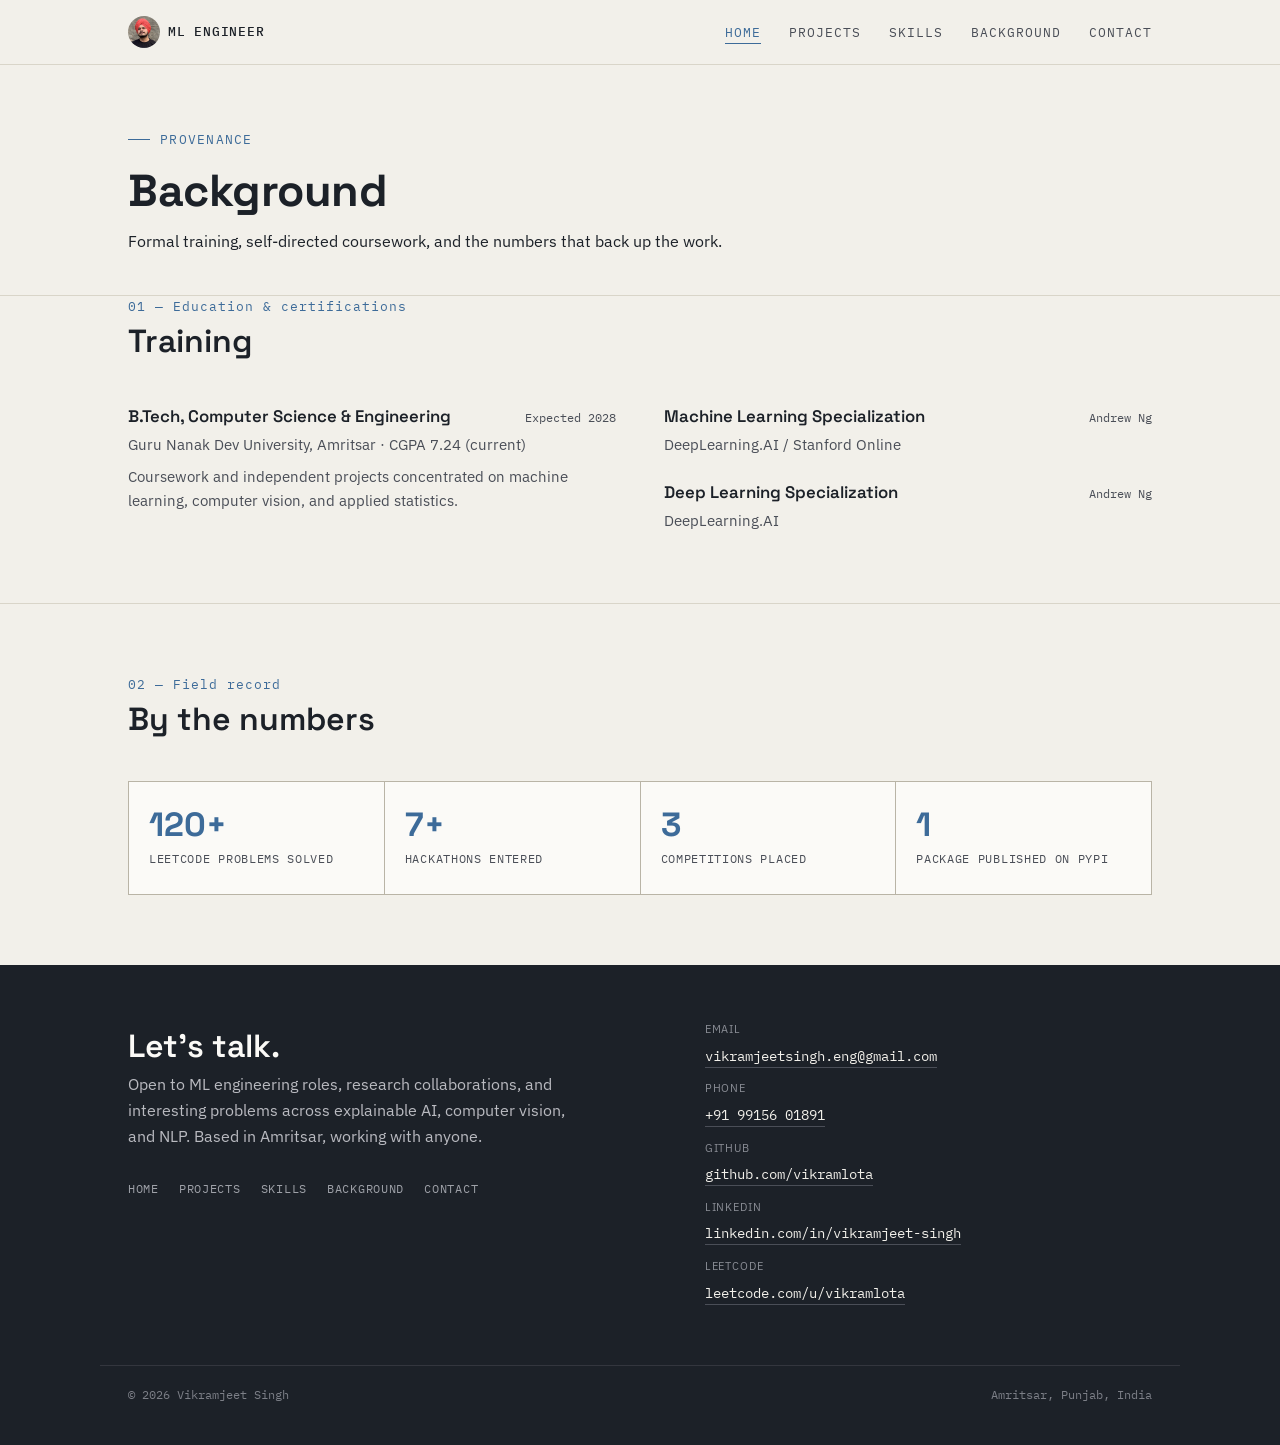
<file: background.html>
<!DOCTYPE html>
<html lang="en">
<head>
<meta charset="UTF-8">
<meta name="viewport" content="width=device-width, initial-scale=1.0">
<title>Background — Vikramjeet Singh, Machine Learning Engineer</title>
<meta name="description" content="Education, certifications, and track record of Vikramjeet Singh, machine learning engineer.">
<link rel="preconnect" href="https://fonts.googleapis.com">
<link rel="preconnect" href="https://fonts.gstatic.com" crossorigin>
<link href="https://fonts.googleapis.com/css2?family=Space+Grotesk:wght@400;500;600;700&family=IBM+Plex+Sans:wght@400;500;600&family=IBM+Plex+Mono:wght@400;500&display=swap" rel="stylesheet">
<link rel="stylesheet" href="style.css">
</head>
<body>

<header class="site">
  <nav class="nav">
    <a class="nav-mark" href="index.html"><img src="IMG_1596.jpg" alt="Vikramjeet Singh" class="nav-image">ML ENGINEER</a>
    <button class="nav-toggle" id="navToggle" aria-label="Toggle navigation" aria-expanded="false">
      <svg viewBox="0 0 24 24" fill="none" stroke="currentColor" stroke-width="2"><path d="M3 6h18M3 12h18M3 18h18" stroke-linecap="round"/></svg>
    </button>
    <ul class="nav-links" id="navLinks">
      <li><a href="index.html" aria-current="page">Home</a></li>
      <li><a href="projects.html">Projects</a></li>
      <li><a href="skills.html">Skills</a></li>
      <li><a href="background.html">Background</a></li>
      <li><a href="contact.html">Contact</a></li>
    </ul>
  </nav>
</header>

<main id="top">

  <section class="page-head" style="border-top:none;">
    <div class="wrap">
      <div class="eyebrow">Provenance</div>
      <h1 class="headline">Background</h1>
      <p class="lede">Formal training, self-directed coursework, and the numbers that back up the work.</p>
    </div>
  </section>

  <!-- ================= BACKGROUND: EDUCATION + CERTS ================= -->
  <section id="background" style="padding-top:0;">
    <div class="wrap">
      <div class="section-head">
        <div>
          <div class="section-num">01 — Education &amp; certifications</div>
          <h2 class="section-title">Training</h2>
        </div>
      </div>

      <div class="two-col">
        <div>
          <div class="entry">
            <div class="entry-top">
              <span class="entry-title">B.Tech, Computer Science &amp; Engineering</span>
              <span class="entry-meta">Expected 2028</span>
            </div>
            <div class="entry-sub">Guru Nanak Dev University, Amritsar · CGPA 7.24 (current)</div>
            <div class="entry-desc">Coursework and independent projects concentrated on machine learning, computer vision, and applied statistics.</div>
          </div>
        </div>

        <div>
          <div class="entry">
            <div class="entry-top">
              <span class="entry-title">Machine Learning Specialization</span>
              <span class="entry-meta">Andrew Ng</span>
            </div>
            <div class="entry-sub">DeepLearning.AI / Stanford Online</div>
          </div>
          <div class="entry">
            <div class="entry-top">
              <span class="entry-title">Deep Learning Specialization</span>
              <span class="entry-meta">Andrew Ng</span>
            </div>
            <div class="entry-sub">DeepLearning.AI</div>
          </div>
        </div>
      </div>
    </div>
  </section>

  <!-- ================= STATS ================= -->
  <section>
    <div class="wrap">
      <div class="section-head">
        <div>
          <div class="section-num">02 — Field record</div>
          <h2 class="section-title">By the numbers</h2>
        </div>
      </div>
      <div class="stats">
        <div class="stat"><div class="stat-num">120+</div><div class="stat-label">LeetCode problems solved</div></div>
        <div class="stat"><div class="stat-num">7+</div><div class="stat-label">Hackathons entered</div></div>
        <div class="stat"><div class="stat-num">3</div><div class="stat-label">Competitions placed</div></div>
        <div class="stat"><div class="stat-num">1</div><div class="stat-label">Package published on PyPI</div></div>
      </div>
    </div>
  </section>

</main>

<!-- ================= FOOTER / CONTACT ================= -->
<footer class="site">
  <div class="wrap">
    <div>
      <h2 class="section-title">Let's talk.</h2>
      <p class="lede">Open to ML engineering roles, research collaborations, and interesting problems across explainable AI, computer vision, and NLP. Based in Amritsar, working with anyone.</p>
      <ul class="foot-nav">
        <li><a href="index.html">Home</a></li>
        <li><a href="projects.html">Projects</a></li>
        <li><a href="skills.html">Skills</a></li>
        <li><a href="background.html">Background</a></li>
        <li><a href="contact.html">Contact</a></li>
      </ul>
    </div>
    <ul class="contact-list">
      <li>
        <span class="contact-label">Email</span>
        <a href="mailto:vikramjeetsingh.eng@gmail.com">vikramjeetsingh.eng@gmail.com</a>
      </li>
      <li>
        <span class="contact-label">Phone</span>
        <a href="tel:+919915601891">+91 99156 01891</a>
      </li>
      <li>
        <span class="contact-label">GitHub</span>
        <a href="https://github.com/vikramlota" target="_blank" rel="noopener">github.com/vikramlota</a>
      </li>
      <li>
        <span class="contact-label">LinkedIn</span>
        <a href="https://linkedin.com/in/vikramjeet-singh-8a36071a4" target="_blank" rel="noopener">linkedin.com/in/vikramjeet-singh</a>
      </li>
      <li>
        <span class="contact-label">LeetCode</span>
        <a href="https://leetcode.com/u/vikramlota/" target="_blank" rel="noopener">leetcode.com/u/vikramlota</a>
      </li>
    </ul>
  </div>
  <div class="foot-bottom">
    <span>© 2026 Vikramjeet Singh</span>
    <span>Amritsar, Punjab, India</span>
  </div>
</footer>

<script src="script.js"></script>
</body>
</html>
</file>
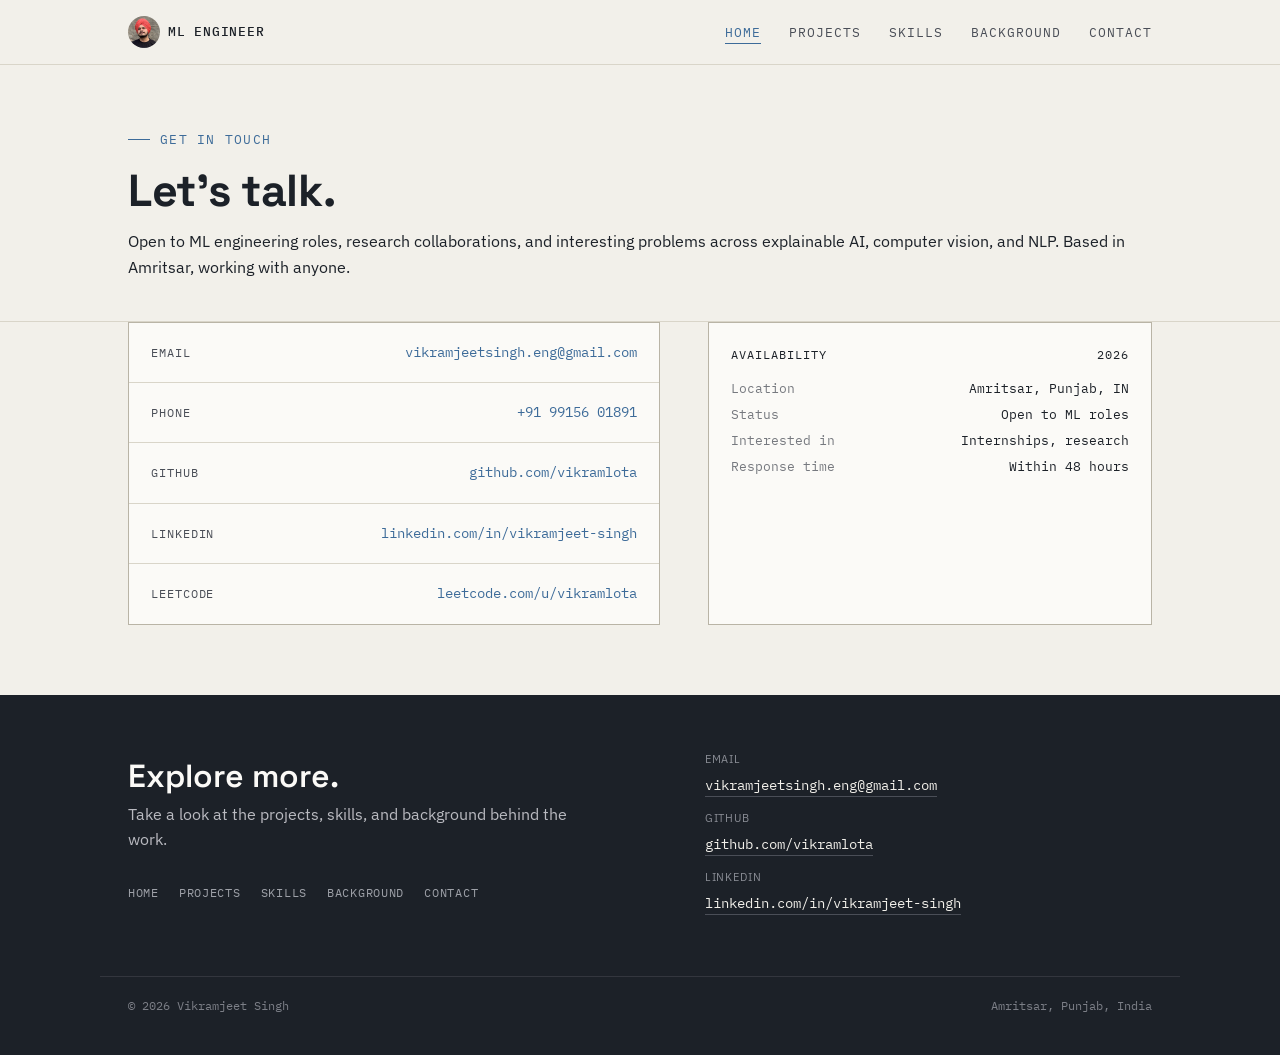
<file: contact.html>
<!DOCTYPE html>
<html lang="en">
<head>
<meta charset="UTF-8">
<meta name="viewport" content="width=device-width, initial-scale=1.0">
<title>Contact — Vikramjeet Singh, Machine Learning Engineer</title>
<meta name="description" content="Get in touch with Vikramjeet Singh, machine learning engineer, for internships, research collaborations, or applied AI projects.">
<link rel="preconnect" href="https://fonts.googleapis.com">
<link rel="preconnect" href="https://fonts.gstatic.com" crossorigin>
<link href="https://fonts.googleapis.com/css2?family=Space+Grotesk:wght@400;500;600;700&family=IBM+Plex+Sans:wght@400;500;600&family=IBM+Plex+Mono:wght@400;500&display=swap" rel="stylesheet">
<link rel="stylesheet" href="style.css">
</head>
<body>

<header class="site">
  <nav class="nav">
    <a class="nav-mark" href="index.html"><img src="IMG_1596.jpg" alt="Vikramjeet Singh" class="nav-image">ML ENGINEER</a>
    <button class="nav-toggle" id="navToggle" aria-label="Toggle navigation" aria-expanded="false">
      <svg viewBox="0 0 24 24" fill="none" stroke="currentColor" stroke-width="2"><path d="M3 6h18M3 12h18M3 18h18" stroke-linecap="round"/></svg>
    </button>
    <ul class="nav-links" id="navLinks">
      <li><a href="index.html" aria-current="page">Home</a></li>
      <li><a href="projects.html">Projects</a></li>
      <li><a href="skills.html">Skills</a></li>
      <li><a href="background.html">Background</a></li>
      <li><a href="contact.html">Contact</a></li>
    </ul>
  </nav>
</header>

<main id="top">

  <section class="page-head" style="border-top:none;">
    <div class="wrap">
      <div class="eyebrow">Get in touch</div>
      <h1 class="headline">Let's talk.</h1>
      <p class="lede">Open to ML engineering roles, research collaborations, and interesting problems across explainable AI, computer vision, and NLP. Based in Amritsar, working with anyone.</p>
    </div>
  </section>

  <section id="contact-detail" style="padding-top:0;">
    <div class="wrap">
      <div class="contact-grid">
        <ul class="contact-card-list">
          <li>
            <span class="contact-card-label">Email</span>
            <a href="mailto:vikramjeetsingh.eng@gmail.com">vikramjeetsingh.eng@gmail.com</a>
          </li>
          <li>
            <span class="contact-card-label">Phone</span>
            <a href="tel:+919915601891">+91 99156 01891</a>
          </li>
          <li>
            <span class="contact-card-label">GitHub</span>
            <a href="https://github.com/vikramlota" target="_blank" rel="noopener">github.com/vikramlota</a>
          </li>
          <li>
            <span class="contact-card-label">LinkedIn</span>
            <a href="https://linkedin.com/in/vikramjeet-singh-8a36071a4" target="_blank" rel="noopener">linkedin.com/in/vikramjeet-singh</a>
          </li>
          <li>
            <span class="contact-card-label">LeetCode</span>
            <a href="https://leetcode.com/u/vikramlota/" target="_blank" rel="noopener">leetcode.com/u/vikramlota</a>
          </li>
        </ul>

        <div class="field-card">
          <div class="fc-title">
            <span>Availability</span>
            <span>2026</span>
          </div>
          <dl>
            <dt>Location</dt><dd>Amritsar, Punjab, IN</dd>
            <dt>Status</dt><dd>Open to ML roles</dd>
            <dt>Interested in</dt><dd>Internships, research</dd>
            <dt>Response time</dt><dd>Within 48 hours</dd>
          </dl>
        </div>
      </div>
    </div>
  </section>

</main>

<!-- ================= FOOTER ================= -->
<footer class="site">
  <div class="wrap">
    <div>
      <h2 class="section-title">Explore more.</h2>
      <p class="lede">Take a look at the projects, skills, and background behind the work.</p>
      <ul class="foot-nav">
        <li><a href="index.html">Home</a></li>
        <li><a href="projects.html">Projects</a></li>
        <li><a href="skills.html">Skills</a></li>
        <li><a href="background.html">Background</a></li>
        <li><a href="contact.html">Contact</a></li>
      </ul>
    </div>
    <ul class="contact-list">
      <li>
        <span class="contact-label">Email</span>
        <a href="mailto:vikramjeetsingh.eng@gmail.com">vikramjeetsingh.eng@gmail.com</a>
      </li>
      <li>
        <span class="contact-label">GitHub</span>
        <a href="https://github.com/vikramlota" target="_blank" rel="noopener">github.com/vikramlota</a>
      </li>
      <li>
        <span class="contact-label">LinkedIn</span>
        <a href="https://linkedin.com/in/vikramjeet-singh-8a36071a4" target="_blank" rel="noopener">linkedin.com/in/vikramjeet-singh</a>
      </li>
    </ul>
  </div>
  <div class="foot-bottom">
    <span>© 2026 Vikramjeet Singh</span>
    <span>Amritsar, Punjab, India</span>
  </div>
</footer>

<script src="script.js"></script>
</body>
</html>
</file>
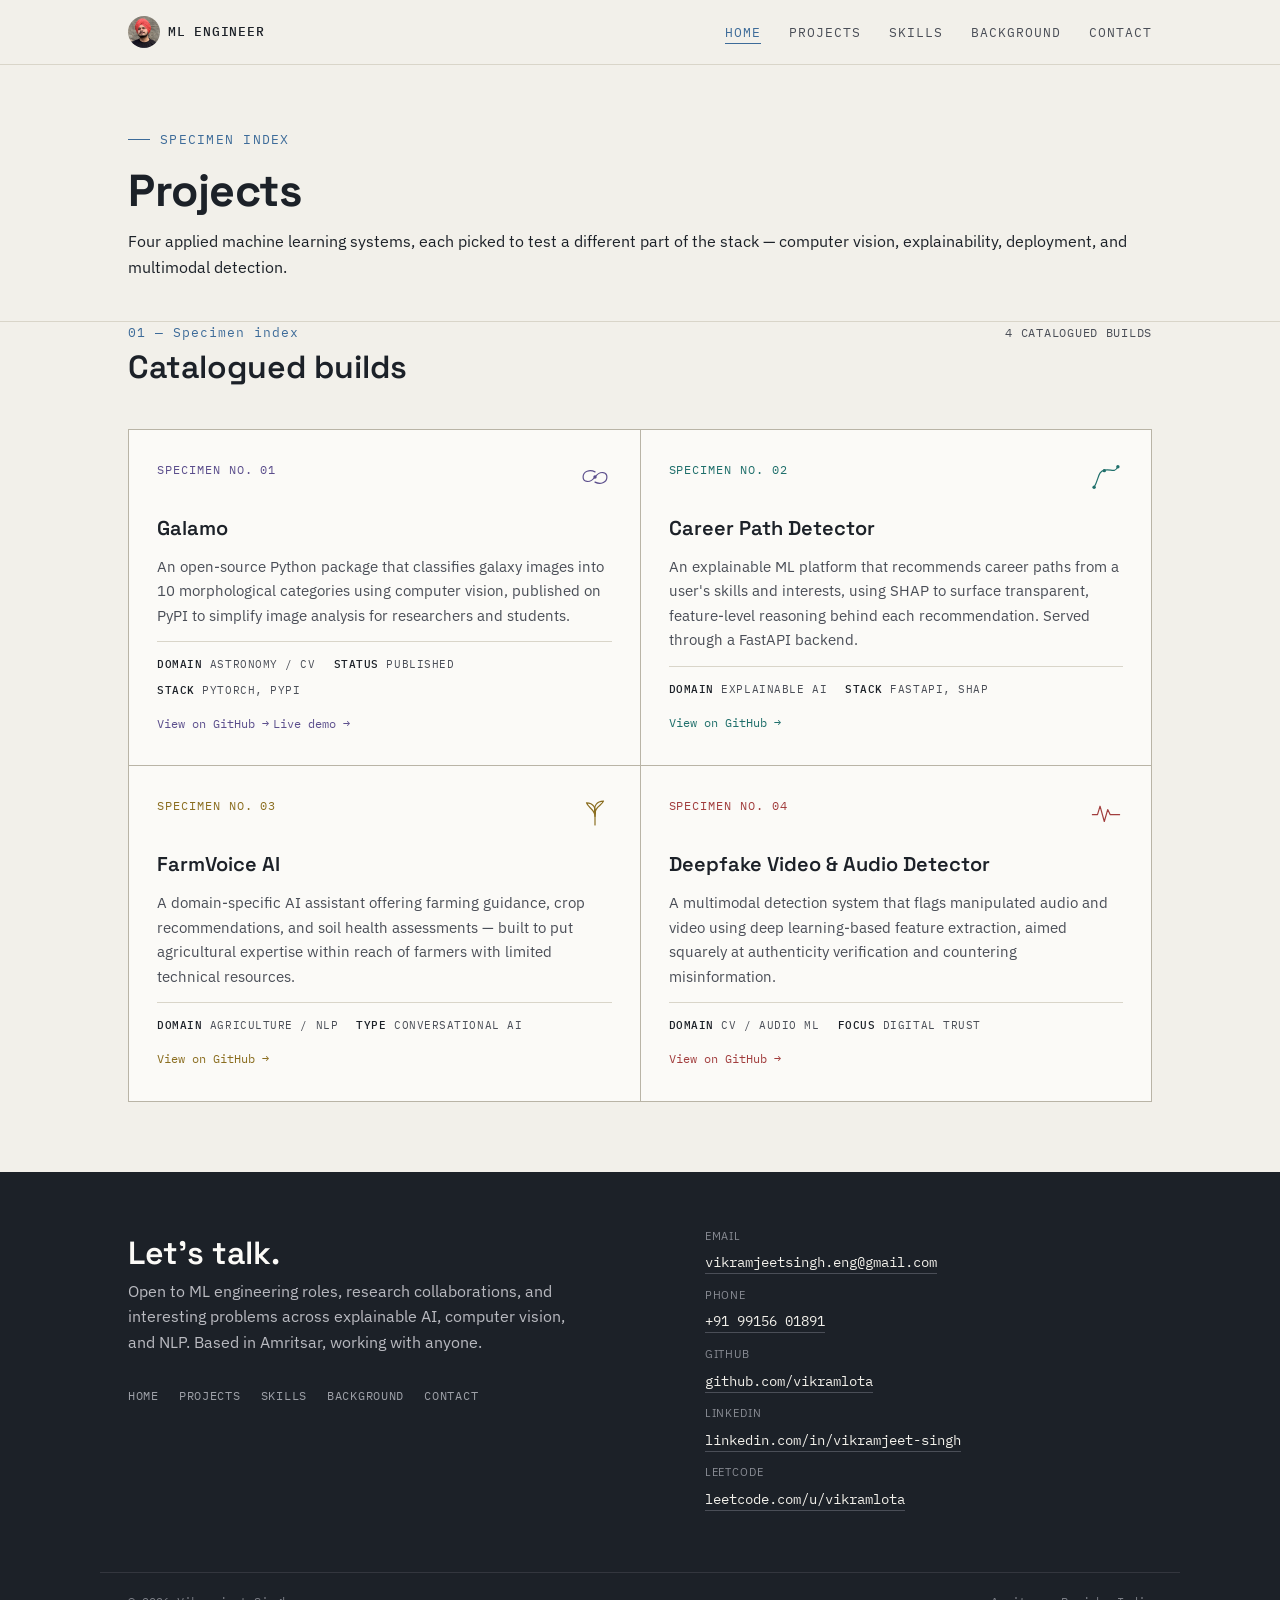
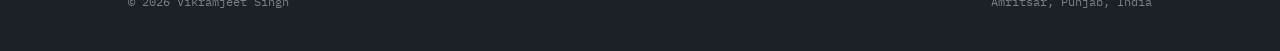
<file: projects.html>
<!DOCTYPE html>
<html lang="en">
<head>
<meta charset="UTF-8">
<meta name="viewport" content="width=device-width, initial-scale=1.0">
<title>Projects — Vikramjeet Singh, Machine Learning Engineer</title>
<meta name="description" content="Applied machine learning projects by Vikramjeet Singh spanning computer vision, explainable AI, and NLP.">
<link rel="preconnect" href="https://fonts.googleapis.com">
<link rel="preconnect" href="https://fonts.gstatic.com" crossorigin>
<link href="https://fonts.googleapis.com/css2?family=Space+Grotesk:wght@400;500;600;700&family=IBM+Plex+Sans:wght@400;500;600&family=IBM+Plex+Mono:wght@400;500&display=swap" rel="stylesheet">
<link rel="stylesheet" href="style.css">
</head>
<body>

<header class="site">
  <nav class="nav">
    <a class="nav-mark" href="index.html"><img src="IMG_1596.jpg" alt="Vikramjeet Singh" class="nav-image">ML ENGINEER</a>
    <button class="nav-toggle" id="navToggle" aria-label="Toggle navigation" aria-expanded="false">
      <svg viewBox="0 0 24 24" fill="none" stroke="currentColor" stroke-width="2"><path d="M3 6h18M3 12h18M3 18h18" stroke-linecap="round"/></svg>
    </button>
    <ul class="nav-links" id="navLinks">
      <li><a href="index.html" aria-current="page">Home</a></li>
      <li><a href="projects.html">Projects</a></li>
      <li><a href="skills.html">Skills</a></li>
      <li><a href="background.html">Background</a></li>
      <li><a href="contact.html">Contact</a></li>
    </ul>
  </nav>
</header>

<main id="top">

  <section class="page-head" style="border-top:none;">
    <div class="wrap">
      <div class="eyebrow">Specimen index</div>
      <h1 class="headline">Projects</h1>
      <p class="lede">Four applied machine learning systems, each picked to test a different part of the stack — computer vision, explainability, deployment, and multimodal detection.</p>
    </div>
  </section>

  <!-- ================= WORK / SPECIMENS ================= -->
  <section id="work" style="padding-top:0;">
    <div class="wrap">
      <div class="section-head">
        <div>
          <div class="section-num">01 — Specimen index</div>
          <h2 class="section-title">Catalogued builds</h2>
        </div>
        <div class="section-note">4 catalogued builds</div>
      </div>
    </div>

    <div class="wrap" style="padding:0 28px;">
      <div class="specimens">

        <!-- Galamo -->
        <article class="specimen s-astro">
          <div class="specimen-top">
            <span class="specimen-id">SPECIMEN NO. 01</span>
            <svg class="specimen-icon" viewBox="0 0 40 40" fill="none" stroke="currentColor" stroke-width="1.4">
              <circle cx="20" cy="20" r="2" fill="currentColor" stroke="none"/>
              <path d="M20 20 C 26 12, 34 14, 34 20 C 34 27, 26 29, 20 26" stroke-linecap="round"/>
              <path d="M20 20 C 14 28, 6 26, 6 20 C 6 13, 14 11, 20 14" stroke-linecap="round"/>
            </svg>
          </div>
          <h3 class="specimen-title">Galamo</h3>
          <p>An open-source Python package that classifies galaxy images into 10 morphological categories using computer vision, published on PyPI to simplify image analysis for researchers and students.</p>
          <div class="specimen-meta">
            <span><b>Domain</b> Astronomy / CV</span>
            <span><b>Status</b> Published</span>
            <span><b>Stack</b> PyTorch, PyPI</span>
          </div>
          <div class="specimen-actions">
            <a class="specimen-link" href="https://github.com/galamo-org" target="_blank" rel="noopener">View on GitHub →</a>
            <a class="specimen-link" href="https://www.galamo.org/" target="_blank" rel="noopener">Live demo →</a>
          </div>
        </article>

        <!-- Career Path Detector -->
        <article class="specimen s-career">
          <div class="specimen-top">
            <span class="specimen-id">SPECIMEN NO. 02</span>
            <svg class="specimen-icon" viewBox="0 0 40 40" fill="none" stroke="currentColor" stroke-width="1.4">
              <path d="M6 32 C 12 22, 10 14, 18 12 S 30 16, 34 8" stroke-linecap="round"/>
              <circle cx="6" cy="32" r="2" fill="currentColor" stroke="none"/>
              <circle cx="18" cy="12.5" r="2" fill="currentColor" stroke="none"/>
              <circle cx="34" cy="8" r="2" fill="currentColor" stroke="none"/>
            </svg>
          </div>
          <h3 class="specimen-title">Career Path Detector</h3>
          <p>An explainable ML platform that recommends career paths from a user's skills and interests, using SHAP to surface transparent, feature-level reasoning behind each recommendation. Served through a FastAPI backend.</p>
          <div class="specimen-meta">
            <span><b>Domain</b> Explainable AI</span>
            <span><b>Stack</b> FastAPI, SHAP</span>
          </div>
          <div class="specimen-actions">
            <a class="specimen-link" href="https://github.com/vikramlota/career-path-detector" target="_blank" rel="noopener">View on GitHub →</a>
            <!-- <a class="specimen-link" href="https://github.com/vikramlota/career-path-detector" target="_blank" rel="noopener">Live demo →</a>
           --></div>
        </article>

        <!-- FarmVoice -->
        <article class="specimen s-farm">
          <div class="specimen-top">
            <span class="specimen-id">SPECIMEN NO. 03</span>
            <svg class="specimen-icon" viewBox="0 0 40 40" fill="none" stroke="currentColor" stroke-width="1.4">
              <path d="M20 34 V16" stroke-linecap="round"/>
              <path d="M20 24 C 20 16, 12 14, 10 8 C 18 8, 22 14, 20 24" stroke-linecap="round" stroke-linejoin="round"/>
              <path d="M20 20 C 20 13, 28 11, 30 6 C 22 6, 18 12, 20 20" stroke-linecap="round" stroke-linejoin="round"/>
            </svg>
          </div>
          <h3 class="specimen-title">FarmVoice AI</h3>
          <p>A domain-specific AI assistant offering farming guidance, crop recommendations, and soil health assessments — built to put agricultural expertise within reach of farmers with limited technical resources.</p>
          <div class="specimen-meta">
            <span><b>Domain</b> Agriculture / NLP</span>
            <span><b>Type</b> Conversational AI</span>
          </div>
          <div class="specimen-actions">
            <a class="specimen-link" href="https://github.com/vikramlota/farmvoice-ai" target="_blank" rel="noopener">View on GitHub →</a>
            <!-- <a class="specimen-link" href="" target="_blank" rel="noopener">Live demo →</a> -->
          </div>
        </article>

        <!-- Deepfake Detector -->
        <article class="specimen s-deepfake">
          <div class="specimen-top">
            <span class="specimen-id">SPECIMEN NO. 04</span>
            <svg class="specimen-icon" viewBox="0 0 40 40" fill="none" stroke="currentColor" stroke-width="1.4">
              <path d="M4 22 L10 22 L13 12 L18 30 L22 16 L25 22 L36 22" stroke-linecap="round" stroke-linejoin="round"/>
            </svg>
          </div>
          <h3 class="specimen-title">Deepfake Video &amp; Audio Detector</h3>
          <p>A multimodal detection system that flags manipulated audio and video using deep learning-based feature extraction, aimed squarely at authenticity verification and countering misinformation.</p>
          <div class="specimen-meta">
            <span><b>Domain</b> CV / Audio ML</span>
            <span><b>Focus</b> Digital trust</span>
          </div>
          <div class="specimen-actions">
            <a class="specimen-link" href="https://github.com/Aprampreet/cgchacks/tree/main/models" aria-disabled="true">View on GitHub →</a>
           <!-- <a class="specimen-link" href="#" aria-disabled="true">Live demo →</a> -->
          </div>
        </article>

      </div>
    </div>
  </section>

</main>

<!-- ================= FOOTER / CONTACT ================= -->
<footer class="site">
  <div class="wrap">
    <div>
      <h2 class="section-title">Let's talk.</h2>
      <p class="lede">Open to ML engineering roles, research collaborations, and interesting problems across explainable AI, computer vision, and NLP. Based in Amritsar, working with anyone.</p>
      <ul class="foot-nav">
        <li><a href="index.html">Home</a></li>
        <li><a href="projects.html">Projects</a></li>
        <li><a href="skills.html">Skills</a></li>
        <li><a href="background.html">Background</a></li>
        <li><a href="contact.html">Contact</a></li>
      </ul>
    </div>
    <ul class="contact-list">
      <li>
        <span class="contact-label">Email</span>
        <a href="mailto:vikramjeetsingh.eng@gmail.com">vikramjeetsingh.eng@gmail.com</a>
      </li>
      <li>
        <span class="contact-label">Phone</span>
        <a href="tel:+919915601891">+91 99156 01891</a>
      </li>
      <li>
        <span class="contact-label">GitHub</span>
        <a href="https://github.com/vikramlota" target="_blank" rel="noopener">github.com/vikramlota</a>
      </li>
      <li>
        <span class="contact-label">LinkedIn</span>
        <a href="https://linkedin.com/in/vikramjeet-singh-8a36071a4" target="_blank" rel="noopener">linkedin.com/in/vikramjeet-singh</a>
      </li>
      <li>
        <span class="contact-label">LeetCode</span>
        <a href="https://leetcode.com/u/vikramlota/" target="_blank" rel="noopener">leetcode.com/u/vikramlota</a>
      </li>
    </ul>
  </div>
  <div class="foot-bottom">
    <span>© 2026 Vikramjeet Singh</span>
    <span>Amritsar, Punjab, India</span>
  </div>
</footer>

<script src="script.js"></script>
</body>
</html>
</file>
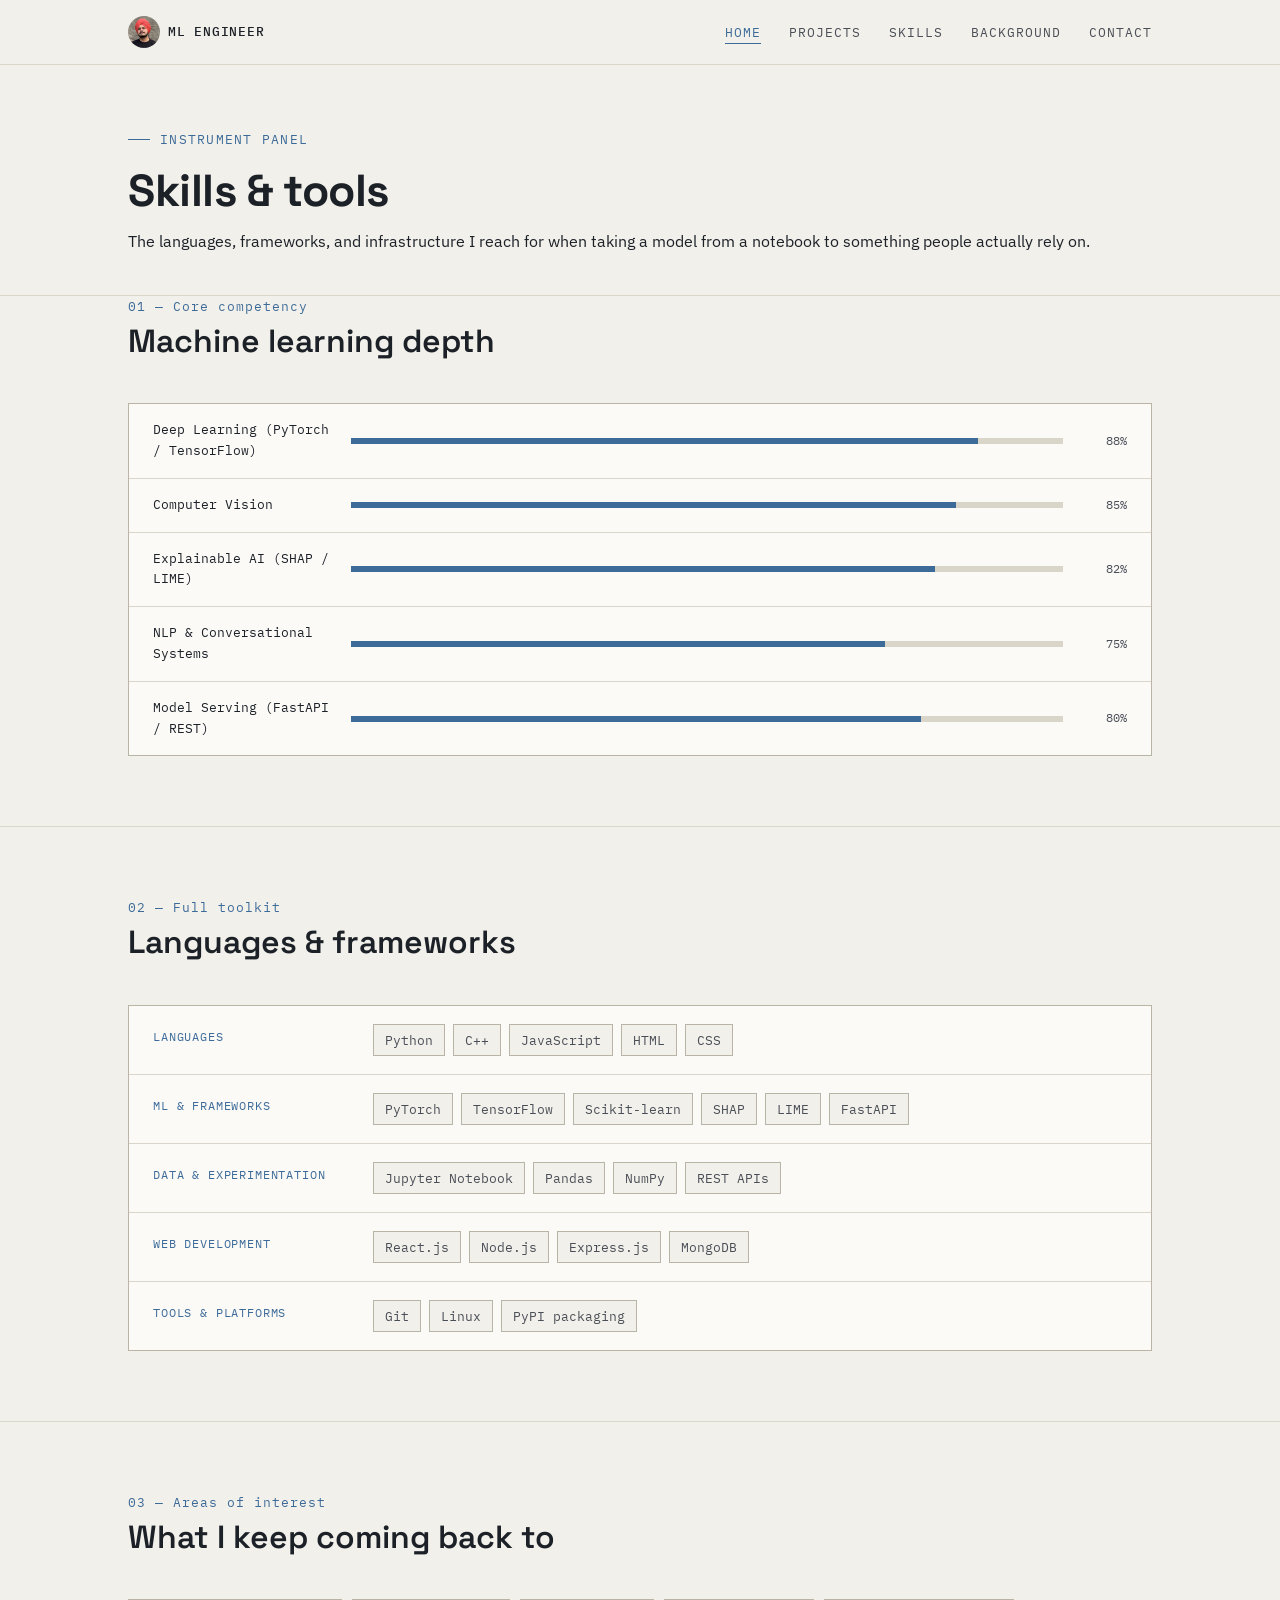
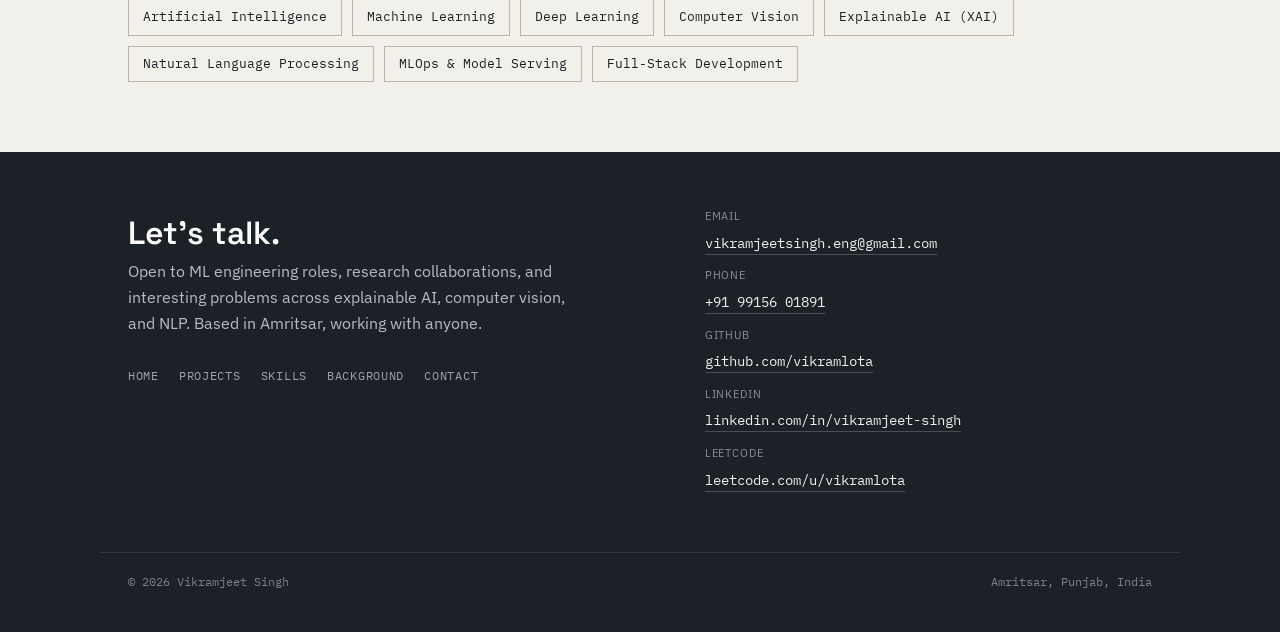
<file: skills.html>
<!DOCTYPE html>
<html lang="en">
<head>
<meta charset="UTF-8">
<meta name="viewport" content="width=device-width, initial-scale=1.0">
<title>Skills — Vikramjeet Singh, Machine Learning Engineer</title>
<meta name="description" content="Machine learning, deep learning, and full-stack tooling used by Vikramjeet Singh to ship applied AI systems.">
<link rel="preconnect" href="https://fonts.googleapis.com">
<link rel="preconnect" href="https://fonts.gstatic.com" crossorigin>
<link href="https://fonts.googleapis.com/css2?family=Space+Grotesk:wght@400;500;600;700&family=IBM+Plex+Sans:wght@400;500;600&family=IBM+Plex+Mono:wght@400;500&display=swap" rel="stylesheet">
<link rel="stylesheet" href="style.css">
</head>
<body>

<header class="site">
  <nav class="nav">
    <a class="nav-mark" href="index.html"><img src="IMG_1596.jpg" alt="Vikramjeet Singh" class="nav-image">ML ENGINEER</a>
    <button class="nav-toggle" id="navToggle" aria-label="Toggle navigation" aria-expanded="false">
      <svg viewBox="0 0 24 24" fill="none" stroke="currentColor" stroke-width="2"><path d="M3 6h18M3 12h18M3 18h18" stroke-linecap="round"/></svg>
    </button>
    <ul class="nav-links" id="navLinks">
      <li><a href="index.html" aria-current="page">Home</a></li>
      <li><a href="projects.html">Projects</a></li>
      <li><a href="skills.html">Skills</a></li>
      <li><a href="background.html">Background</a></li>
      <li><a href="contact.html">Contact</a></li>
    </ul>
  </nav>
</header>

<main id="top">

  <section class="page-head" style="border-top:none;">
    <div class="wrap">
      <div class="eyebrow">Instrument panel</div>
      <h1 class="headline">Skills &amp; tools</h1>
      <p class="lede">The languages, frameworks, and infrastructure I reach for when taking a model from a notebook to something people actually rely on.</p>
    </div>
  </section>

  <!-- ================= CORE ML PROFICIENCY ================= -->
  <section id="proficiency" style="padding-top:0;">
    <div class="wrap">
      <div class="section-head">
        <div>
          <div class="section-num">01 — Core competency</div>
          <h2 class="section-title">Machine learning depth</h2>
        </div>
      </div>
      <div class="proficiency">
        <div class="prof-row">
          <span class="prof-name">Deep Learning (PyTorch / TensorFlow)</span>
          <div class="prof-track"><div class="prof-fill" data-pct="88" style="width:88%"></div></div>
          <span class="prof-pct">88%</span>
        </div>
        <div class="prof-row">
          <span class="prof-name">Computer Vision</span>
          <div class="prof-track"><div class="prof-fill" data-pct="85" style="width:85%"></div></div>
          <span class="prof-pct">85%</span>
        </div>
        <div class="prof-row">
          <span class="prof-name">Explainable AI (SHAP / LIME)</span>
          <div class="prof-track"><div class="prof-fill" data-pct="82" style="width:82%"></div></div>
          <span class="prof-pct">82%</span>
        </div>
        <div class="prof-row">
          <span class="prof-name">NLP &amp; Conversational Systems</span>
          <div class="prof-track"><div class="prof-fill" data-pct="75" style="width:75%"></div></div>
          <span class="prof-pct">75%</span>
        </div>
        <div class="prof-row">
          <span class="prof-name">Model Serving (FastAPI / REST)</span>
          <div class="prof-track"><div class="prof-fill" data-pct="80" style="width:80%"></div></div>
          <span class="prof-pct">80%</span>
        </div>
      </div>
    </div>
  </section>

  <!-- ================= SKILLS ================= -->
  <section id="skills">
    <div class="wrap">
      <div class="section-head">
        <div>
          <div class="section-num">02 — Full toolkit</div>
          <h2 class="section-title">Languages &amp; frameworks</h2>
        </div>
      </div>

      <div class="panel">
        <div class="panel-row">
          <span class="panel-label">Languages</span>
          <div class="chips">
            <span class="chip">Python</span><span class="chip">C++</span><span class="chip">JavaScript</span><span class="chip">HTML</span><span class="chip">CSS</span>
          </div>
        </div>
        <div class="panel-row">
          <span class="panel-label">ML &amp; frameworks</span>
          <div class="chips">
            <span class="chip">PyTorch</span><span class="chip">TensorFlow</span><span class="chip">Scikit-learn</span><span class="chip">SHAP</span><span class="chip">LIME</span><span class="chip">FastAPI</span>
          </div>
        </div>
        <div class="panel-row">
          <span class="panel-label">Data &amp; experimentation</span>
          <div class="chips">
            <span class="chip">Jupyter Notebook</span><span class="chip">Pandas</span><span class="chip">NumPy</span><span class="chip">REST APIs</span>
          </div>
        </div>
        <div class="panel-row">
          <span class="panel-label">Web development</span>
          <div class="chips">
            <span class="chip">React.js</span><span class="chip">Node.js</span><span class="chip">Express.js</span><span class="chip">MongoDB</span>
          </div>
        </div>
        <div class="panel-row">
          <span class="panel-label">Tools &amp; platforms</span>
          <div class="chips">
            <span class="chip">Git</span><span class="chip">Linux</span><span class="chip">PyPI packaging</span>
          </div>
        </div>
      </div>
    </div>
  </section>

  <!-- ================= INTERESTS ================= -->
  <section id="interests">
    <div class="wrap">
      <div class="section-head">
        <div>
          <div class="section-num">03 — Areas of interest</div>
          <h2 class="section-title">What I keep coming back to</h2>
        </div>
      </div>
      <div class="tags-flow">
        <span class="tag-flow">Artificial Intelligence</span>
        <span class="tag-flow">Machine Learning</span>
        <span class="tag-flow">Deep Learning</span>
        <span class="tag-flow">Computer Vision</span>
        <span class="tag-flow">Explainable AI (XAI)</span>
        <span class="tag-flow">Natural Language Processing</span>
        <span class="tag-flow">MLOps &amp; Model Serving</span>
        <span class="tag-flow">Full-Stack Development</span>
      </div>
    </div>
  </section>

</main>

<!-- ================= FOOTER / CONTACT ================= -->
<footer class="site">
  <div class="wrap">
    <div>
      <h2 class="section-title">Let's talk.</h2>
      <p class="lede">Open to ML engineering roles, research collaborations, and interesting problems across explainable AI, computer vision, and NLP. Based in Amritsar, working with anyone.</p>
      <ul class="foot-nav">
        <li><a href="index.html">Home</a></li>
        <li><a href="projects.html">Projects</a></li>
        <li><a href="skills.html">Skills</a></li>
        <li><a href="background.html">Background</a></li>
        <li><a href="contact.html">Contact</a></li>
      </ul>
    </div>
    <ul class="contact-list">
      <li>
        <span class="contact-label">Email</span>
        <a href="mailto:vikramjeetsingh.eng@gmail.com">vikramjeetsingh.eng@gmail.com</a>
      </li>
      <li>
        <span class="contact-label">Phone</span>
        <a href="tel:+919915601891">+91 99156 01891</a>
      </li>
      <li>
        <span class="contact-label">GitHub</span>
        <a href="https://github.com/vikramlota" target="_blank" rel="noopener">github.com/vikramlota</a>
      </li>
      <li>
        <span class="contact-label">LinkedIn</span>
        <a href="https://linkedin.com/in/vikramjeet-singh-8a36071a4" target="_blank" rel="noopener">linkedin.com/in/vikramjeet-singh</a>
      </li>
      <li>
        <span class="contact-label">LeetCode</span>
        <a href="https://leetcode.com/u/vikramlota/" target="_blank" rel="noopener">leetcode.com/u/vikramlota</a>
      </li>
    </ul>
  </div>
  <div class="foot-bottom">
    <span>© 2026 Vikramjeet Singh</span>
    <span>Amritsar, Punjab, India</span>
  </div>
</footer>

<script src="script.js"></script>
</body>
</html>
</file>
<file: style.css>
:root{
  --paper: #F2F0EA;
  --paper-raised: #FBFAF7;
  --ink: #1C2128;
  --ink-soft: #4A4E57;
  --line: #D9D5C9;
  --line-strong: #B9B4A6;

  --c-astro: #5B4E8C;
  --c-astro-soft: #ECEAF5;
  --c-career: #1F6F6B;
  --c-career-soft: #E7F1F0;
  --c-farm: #8A6D1F;
  --c-farm-soft: #F4EEDD;
  --c-deepfake: #A13D3D;
  --c-deepfake-soft: #F6E9E9;
  --c-util: #3D6B99;

  --display: 'Space Grotesk', sans-serif;
  --body: 'IBM Plex Sans', sans-serif;
  --mono: 'IBM Plex Mono', monospace;
}

*{ box-sizing:border-box; margin:0; padding:0; }
html{ scroll-behavior:smooth; }
body{
  background:var(--paper);
  color:var(--ink);
  font-family:var(--body);
  font-size:16px;
  line-height:1.6;
  -webkit-font-smoothing:antialiased;
}
@media (prefers-reduced-motion: reduce){
  html{ scroll-behavior:auto; }
  *{ animation-duration:0.001ms !important; animation-iteration-count:1 !important; transition-duration:0.001ms !important; }
}

a{ color:inherit; }
:focus-visible{ outline:2px solid var(--c-util); outline-offset:3px; }

.wrap{ max-width:1080px; margin:0 auto; padding:0 28px; }

/* ---------- NAV ---------- */
header.site{
  position:sticky; top:0; z-index:50;
  background:rgba(242,240,234,0.92);
  backdrop-filter:blur(6px);
  border-bottom:1px solid var(--line);
}
.nav{
  display:flex; align-items:center; justify-content:space-between;
  padding:16px 28px;
  max-width:1080px; margin:0 auto;
  position:relative;
}
.nav-mark{
  font-family:var(--mono); font-size:13px; letter-spacing:0.06em;
  text-decoration:none; color:var(--ink); font-weight:500;
  display:flex; align-items:center; gap:8px;
}
.nav-image{
  width:32px; height:32px; border-radius:50%; object-fit:cover;
  display:block; flex-shrink:0;
}
.nav-mark span{ color:var(--c-util); }
.nav-links{ display:flex; gap:28px; list-style:none; }
.nav-links a{
  font-family:var(--mono); font-size:12.5px; text-transform:uppercase;
  letter-spacing:0.08em; text-decoration:none; color:var(--ink-soft);
  padding-bottom:3px; border-bottom:1px solid transparent;
  transition:color .15s, border-color .15s;
}
.nav-links a:hover{ color:var(--ink); border-color:var(--line-strong); }
.nav-links a[aria-current="page"]{ color:var(--c-util); border-color:var(--c-util); }

.nav-toggle{
  display:none; background:none; border:1px solid var(--line-strong);
  width:38px; height:34px; align-items:center; justify-content:center;
  cursor:pointer; color:var(--ink);
}
.nav-toggle svg{ width:18px; height:18px; }

/* ---------- HERO ---------- */
.hero{ padding:88px 0 64px; position:relative; overflow:hidden; }
.hero-grid{
  display:grid; grid-template-columns:1.4fr 1fr; gap:48px; align-items:start;
}
.eyebrow{
  font-family:var(--mono); font-size:12.5px; letter-spacing:0.1em;
  text-transform:uppercase; color:var(--c-util); margin-bottom:18px;
  display:flex; align-items:center; gap:10px;
}
.eyebrow::before{
  content:''; width:22px; height:1px; background:var(--c-util);
}
h1.headline{
  font-family:var(--display); font-weight:700;
  font-size:clamp(2.2rem, 4.4vw, 3.4rem);
  line-height:1.08; letter-spacing:-0.01em; margin-bottom:22px;
}
h1.headline em{
  font-style:normal; color:var(--c-astro);
}
.hero p.lede{
  font-size:1.08rem; color:var(--ink-soft); max-width:46ch; margin-bottom:30px;
}
.hero-actions{ display:flex; gap:14px; flex-wrap:wrap; }
.btn{
  font-family:var(--mono); font-size:13px; text-transform:uppercase; letter-spacing:0.05em;
  padding:12px 20px; text-decoration:none; display:inline-flex; align-items:center; gap:8px;
  border:1px solid var(--ink); transition:background .15s, color .15s;
  background:none; cursor:pointer;
}
.btn-primary{ background:var(--ink); color:var(--paper-raised); }
.btn-primary:hover{ background:transparent; color:var(--ink); }
.btn-ghost{ background:transparent; color:var(--ink); }
.btn-ghost:hover{ background:var(--ink); color:var(--paper-raised); }

/* coordinate card */
.field-card{
  border:1px solid var(--line-strong); background:var(--paper-raised);
  padding:22px 22px 18px; font-family:var(--mono); font-size:12.5px;
  color:var(--ink-soft);
}
.field-card .fc-image{
  width:100%; height:auto; display:block; margin-bottom:16px;
  border-radius:8px; object-fit:cover; aspect-ratio:1;
}
.field-card .fc-title{
  text-transform:uppercase; letter-spacing:0.08em; color:var(--ink);
  font-size:12px; margin-bottom:14px; display:flex; justify-content:space-between;
}
.field-card dl{ display:grid; grid-template-columns:auto 1fr; gap:6px 14px; }
.field-card dt{ color:var(--ink-soft); opacity:0.75; }
.field-card dd{ color:var(--ink); text-align:right; }
.field-card .fc-orbit{ margin-top:16px; }
.field-card svg{ display:block; width:100%; height:auto; }

/* ---------- PAGE HEADER (non-home pages) ---------- */
.page-head{ padding:64px 0 40px; border-top:none; }
.page-head h1.headline{ font-size:clamp(1.9rem, 3.6vw, 2.8rem); margin-bottom:14px; }
.page-head p.lede{ margin-bottom:0; }

/* ---------- SECTION SHELL ---------- */
section{ padding:70px 0; border-top:1px solid var(--line); }
.section-head{
  display:flex; align-items:baseline; justify-content:space-between;
  margin-bottom:36px; flex-wrap:wrap; gap:10px;
}
.section-num{
  font-family:var(--mono); font-size:12.5px; color:var(--c-util); letter-spacing:0.08em;
}
h2.section-title{
  font-family:var(--display); font-weight:600; font-size:clamp(1.5rem,2.6vw,2rem);
}
.section-note{
  font-family:var(--mono); font-size:12px; color:var(--ink-soft); text-transform:uppercase; letter-spacing:0.06em;
}

/* ---------- SPECIMENS / PROJECTS ---------- */
.specimens{ display:grid; grid-template-columns:repeat(2, 1fr); gap:1px; background:var(--line-strong); border:1px solid var(--line-strong); }
.specimen{
  background:var(--paper-raised); padding:30px 28px; position:relative;
  transition:background .18s;
}
.specimen:hover{ background:var(--sp-soft, var(--paper)); }
.specimen-top{
  display:flex; justify-content:space-between; align-items:flex-start; margin-bottom:18px;
}
.specimen-id{
  font-family:var(--mono); font-size:12px; letter-spacing:0.08em; color:var(--sp-color, var(--ink-soft));
}
.specimen-icon{ width:34px; height:34px; color:var(--sp-color, var(--ink)); flex-shrink:0; }
h3.specimen-title{
  font-family:var(--display); font-size:1.25rem; font-weight:600; margin-bottom:10px;
}
.specimen p{ color:var(--ink-soft); font-size:0.96rem; margin-bottom:14px; }
.specimen-meta{
  display:flex; flex-wrap:wrap; gap:8px 18px; font-family:var(--mono); font-size:11px;
  text-transform:uppercase; letter-spacing:0.05em; color:var(--ink-soft);
  border-top:1px solid var(--line); padding-top:14px;
}
.specimen-meta b{ color:var(--ink); font-weight:500; }
.specimen-link{
  display:inline-flex; align-items:center; gap:6px; margin-top:14px;
  font-family:var(--mono); font-size:12px; text-decoration:none; color:var(--sp-color, var(--c-util));
  border-bottom:1px solid transparent;
}
.specimen-link:hover{ border-color:currentColor; }

.s-astro    { --sp-color:var(--c-astro);    --sp-soft:var(--c-astro-soft); }
.s-career   { --sp-color:var(--c-career);   --sp-soft:var(--c-career-soft); }
.s-farm     { --sp-color:var(--c-farm);     --sp-soft:var(--c-farm-soft); }
.s-deepfake { --sp-color:var(--c-deepfake); --sp-soft:var(--c-deepfake-soft); }

/* ---------- SKILLS PANEL ---------- */
.panel{
  border:1px solid var(--line-strong); background:var(--paper-raised);
}
.panel-row{
  display:grid; grid-template-columns:200px 1fr; gap:20px;
  padding:18px 24px; border-bottom:1px solid var(--line);
}
.panel-row:last-child{ border-bottom:none; }
.panel-label{
  font-family:var(--mono); font-size:12px; text-transform:uppercase; letter-spacing:0.07em;
  color:var(--c-util); padding-top:3px;
}
.chips{ display:flex; flex-wrap:wrap; gap:8px; }
.chip{
  font-family:var(--mono); font-size:12.5px; padding:5px 11px;
  border:1px solid var(--line-strong); color:var(--ink-soft); background:var(--paper);
}

/* ---------- PROFICIENCY BARS (skills page) ---------- */
.proficiency{ border:1px solid var(--line-strong); background:var(--paper-raised); }
.prof-row{
  display:grid; grid-template-columns:180px 1fr 46px; align-items:center; gap:18px;
  padding:16px 24px; border-bottom:1px solid var(--line);
}
.prof-row:last-child{ border-bottom:none; }
.prof-name{ font-family:var(--mono); font-size:13px; color:var(--ink); }
.prof-track{ height:6px; background:var(--line); position:relative; }
.prof-fill{ position:absolute; top:0; left:0; bottom:0; background:var(--c-util); }
.prof-pct{ font-family:var(--mono); font-size:11.5px; color:var(--ink-soft); text-align:right; }

/* ---------- EDUCATION / CERTS ---------- */
.two-col{ display:grid; grid-template-columns:1fr 1fr; gap:48px; }
.entry{ margin-bottom:22px; }
.entry:last-child{ margin-bottom:0; }
.entry-top{ display:flex; justify-content:space-between; gap:12px; align-items:baseline; }
.entry-title{ font-family:var(--display); font-weight:600; font-size:1.05rem; }
.entry-meta{ font-family:var(--mono); font-size:12px; color:var(--ink-soft); white-space:nowrap; }
.entry-sub{ color:var(--ink-soft); font-size:0.94rem; margin-top:3px; }
.entry-desc{ color:var(--ink-soft); font-size:0.92rem; margin-top:8px; max-width:60ch; }

/* ---------- STATS ---------- */
.stats{ display:grid; grid-template-columns:repeat(4, 1fr); border:1px solid var(--line-strong); background:var(--line-strong); gap:1px; }
.stat{ background:var(--paper-raised); padding:26px 20px; text-align:left; }
.stat-num{ font-family:var(--display); font-size:2.1rem; font-weight:700; color:var(--c-util); line-height:1; }
.stat-label{ font-family:var(--mono); font-size:11.5px; text-transform:uppercase; letter-spacing:0.06em; color:var(--ink-soft); margin-top:8px; }

/* ---------- INTERESTS ---------- */
.tags-flow{ display:flex; flex-wrap:wrap; gap:10px; }
.tag-flow{
  font-family:var(--mono); font-size:13px; padding:7px 14px;
  border:1px solid var(--line-strong); color:var(--ink);
}

/* ---------- PIPELINE (home signature element) ---------- */
.pipeline{
  border:1px solid var(--line-strong); background:var(--paper-raised);
  display:grid; grid-template-columns:repeat(4,1fr);
}
.pipe-step{
  padding:22px 20px; border-right:1px solid var(--line); position:relative;
}
.pipe-step:last-child{ border-right:none; }
.pipe-step::after{
  content:'→'; position:absolute; right:-11px; top:50%; transform:translateY(-50%);
  font-family:var(--mono); color:var(--line-strong); font-size:14px; z-index:1;
  background:var(--paper-raised); width:20px; text-align:center;
}
.pipe-step:last-child::after{ content:''; }
.pipe-num{ font-family:var(--mono); font-size:11px; color:var(--c-util); letter-spacing:0.08em; margin-bottom:8px; }
.pipe-title{ font-family:var(--display); font-weight:600; font-size:0.98rem; margin-bottom:6px; }
.pipe-desc{ font-family:var(--body); font-size:0.85rem; color:var(--ink-soft); }

/* ---------- CONTACT PAGE ---------- */
.contact-grid{ display:grid; grid-template-columns:1.2fr 1fr; gap:48px; }
.contact-card-list{ list-style:none; border:1px solid var(--line-strong); background:var(--paper-raised); }
.contact-card-list li{ padding:18px 22px; border-bottom:1px solid var(--line); display:flex; justify-content:space-between; align-items:baseline; flex-wrap:wrap; gap:6px; }
.contact-card-list li:last-child{ border-bottom:none; }
.contact-card-label{ font-family:var(--mono); font-size:11.5px; text-transform:uppercase; letter-spacing:0.08em; color:var(--ink-soft); }
.contact-card-list a{ font-family:var(--mono); font-size:14px; text-decoration:none; color:var(--c-util); border-bottom:1px solid transparent; }
.contact-card-list a:hover{ border-color:var(--c-util); }

/* ---------- FOOTER ---------- */
footer.site{
  background:var(--ink); color:var(--paper); padding:56px 0 40px;
}
footer .wrap{ display:grid; grid-template-columns:1.2fr 1fr; gap:40px; }
footer h2.section-title{ color:var(--paper-raised); }
footer .lede{ color:#B9BAC0; max-width:44ch; margin-bottom:26px; }
.contact-list{ list-style:none; }
.contact-list li{ margin-bottom:12px; }
.contact-list a{
  text-decoration:none; font-family:var(--mono); font-size:14px;
  color:var(--paper); border-bottom:1px solid #4A4E57; padding-bottom:2px;
  transition:border-color .15s, color .15s;
}
.contact-list a:hover{ border-color:var(--paper); }
.contact-label{
  display:block; font-size:11px; text-transform:uppercase; letter-spacing:0.08em;
  color:#8A8D95; margin-bottom:4px;
}
.foot-bottom{
  max-width:1080px; margin:48px auto 0; padding:20px 28px 0;
  border-top:1px solid #33363E; font-family:var(--mono); font-size:11.5px; color:#7C7F87;
  display:flex; justify-content:space-between; flex-wrap:wrap; gap:8px;
}
.foot-nav{ display:flex; gap:20px; flex-wrap:wrap; list-style:none; margin-top:26px; }
.foot-nav a{ font-family:var(--mono); font-size:12px; text-transform:uppercase; letter-spacing:0.06em; text-decoration:none; color:#9EA1A8; border-bottom:1px solid transparent; }
.foot-nav a:hover{ color:var(--paper); border-color:#4A4E57; }

/* ---------- RESPONSIVE ---------- */
@media (max-width: 860px){
  .nav-links{
    display:none; position:absolute; top:100%; left:0; right:0;
    background:var(--paper-raised); border-bottom:1px solid var(--line-strong);
    flex-direction:column; gap:0; padding:8px 0;
  }
  .nav-links.open{ display:flex; }
  .nav-links a{ padding:14px 28px; border-bottom:1px solid var(--line); width:100%; }
  .nav-toggle{ display:flex; }
  .hero-grid{ grid-template-columns:1fr; }
  .specimens{ grid-template-columns:1fr; }
  .stats{ grid-template-columns:repeat(2,1fr); }
  .two-col{ grid-template-columns:1fr; gap:36px; }
  footer .wrap{ grid-template-columns:1fr; }
  .panel-row{ grid-template-columns:1fr; gap:8px; }
  .prof-row{ grid-template-columns:1fr; gap:6px; }
  .prof-pct{ text-align:left; }
  .pipeline{ grid-template-columns:1fr; }
  .pipe-step{ border-right:none; border-bottom:1px solid var(--line); }
  .pipe-step::after{ content:'↓'; right:auto; left:20px; top:auto; bottom:-11px; transform:none; }
  .pipe-step:last-child{ border-bottom:none; }
  .contact-grid{ grid-template-columns:1fr; }
}
</file>
